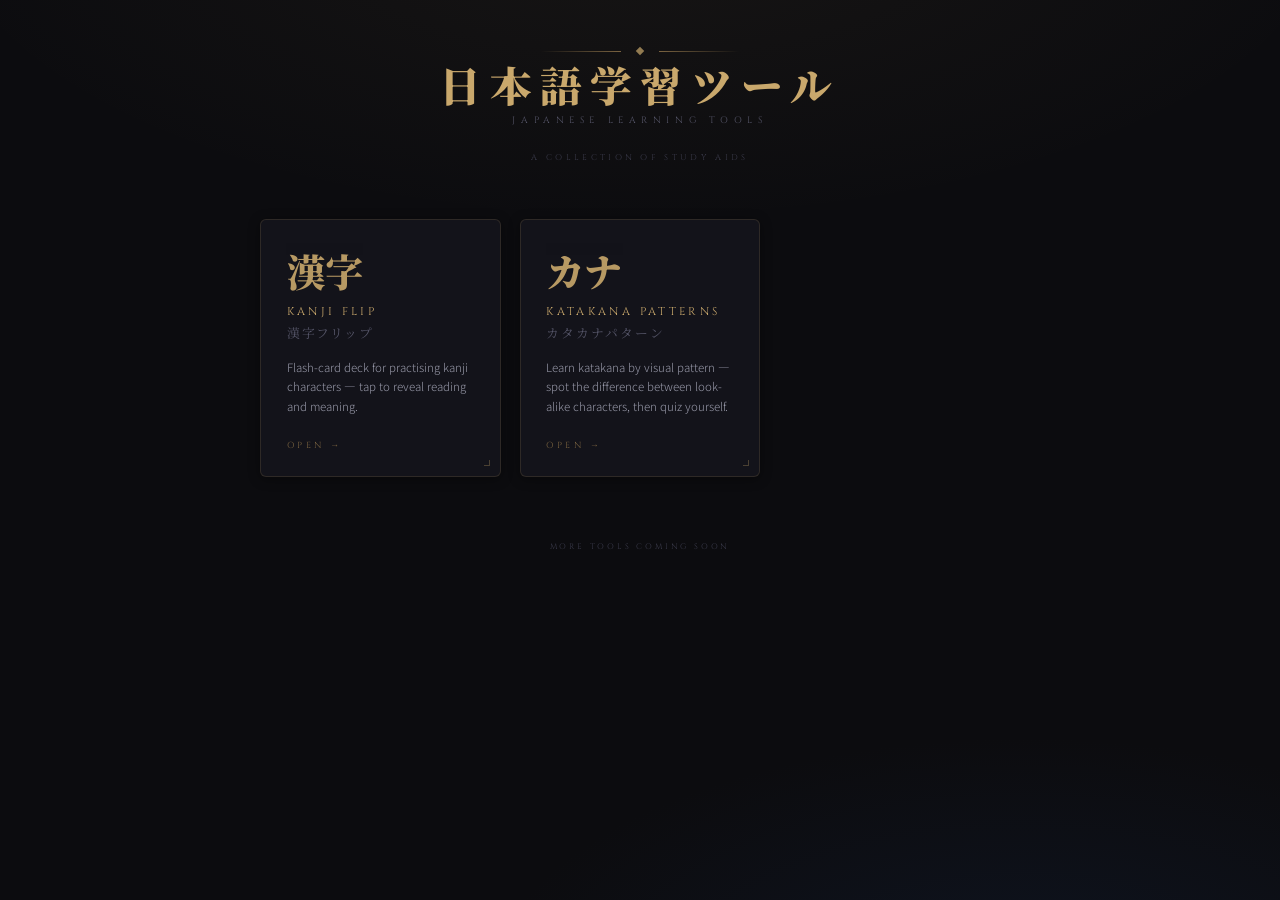
<file: index.html>
<!DOCTYPE html>
<html lang="ja">
<head>
<meta charset="UTF-8">
<meta name="viewport" content="width=device-width, initial-scale=1.0">
<title>日本語学習ツール · Japanese Learning Tools</title>
<link rel="preconnect" href="https://fonts.googleapis.com">
<link href="https://fonts.googleapis.com/css2?family=Noto+Serif+JP:wght@400;700;900&family=Noto+Sans+JP:wght@300;400;500&family=Cinzel:wght@400;600&display=swap" rel="stylesheet">
<link rel="stylesheet" href="shared.css">
<style>
body {
  padding: 3rem 1.5rem 5rem;
}

/* ── Header ──────────────────────────────────────── */
header {
  margin-bottom: 3.5rem;
}

.logo-rule {
  margin-bottom: 0.6rem;
}

.rule-line {
  width: 80px;
}

.title-ja {
  font-size: clamp(1.8rem, 5vw, 2.6rem);
}

.title-en {
  font-size: 0.58rem;
  margin-top: 0.55rem;
}

.subtitle {
  font-family: 'Cinzel', serif;
  font-size: 0.52rem;
  color: var(--text-muted);
  letter-spacing: 0.4em;
  text-transform: uppercase;
  margin-top: 1.6rem;
}

/* ── Tool grid ───────────────────────────────────── */
.tools-grid {
  display: grid;
  grid-template-columns: repeat(auto-fill, minmax(220px, 1fr));
  gap: 1.2rem;
  width: 100%;
  max-width: 760px;
}

/* ── Tool tile ───────────────────────────────────── */
.tile {
  position: relative;
  display: flex;
  flex-direction: column;
  background: var(--surface);
  border: 1px solid var(--border-soft);
  border-radius: 6px;
  padding: 2rem 1.6rem 1.6rem;
  text-decoration: none;
  color: inherit;
  overflow: hidden;
  transition: border-color 0.22s, box-shadow 0.22s, transform 0.22s;
  box-shadow: 0 2px 12px rgba(0,0,0,0.4);
}

.tile::before {
  content: '';
  position: absolute;
  inset: 0;
  background: radial-gradient(ellipse at 50% 0%, rgba(201,168,108,0.07) 0%, transparent 70%);
  opacity: 0;
  transition: opacity 0.22s;
}

.tile:hover {
  border-color: rgba(201,168,108,0.4);
  box-shadow: 0 6px 32px rgba(0,0,0,0.55), 0 0 0 1px rgba(201,168,108,0.08);
  transform: translateY(-3px);
}

.tile:hover::before {
  opacity: 1;
}

.tile-kanji {
  font-family: 'Noto Serif JP', serif;
  font-weight: 900;
  font-size: 2.4rem;
  color: var(--gold);
  line-height: 1;
  margin-bottom: 0.9rem;
  opacity: 0.9;
}

.tile-name-en {
  font-family: 'Cinzel', serif;
  font-size: 0.7rem;
  letter-spacing: 0.3em;
  text-transform: uppercase;
  color: var(--gold);
  margin-bottom: 0.2rem;
}

.tile-name-ja {
  font-family: 'Noto Serif JP', serif;
  font-size: 0.8rem;
  color: var(--text-dim);
  letter-spacing: 0.15em;
  margin-bottom: 1rem;
}

.tile-desc {
  font-family: 'Noto Sans JP', sans-serif;
  font-size: 0.72rem;
  font-weight: 300;
  color: var(--text-body);
  line-height: 1.7;
  flex: 1;
}

.tile-arrow {
  margin-top: 1.4rem;
  font-family: 'Cinzel', serif;
  font-size: 0.55rem;
  letter-spacing: 0.4em;
  text-transform: uppercase;
  color: var(--gold-dim);
  transition: color 0.18s, letter-spacing 0.18s;
}

.tile:hover .tile-arrow {
  color: var(--gold);
  letter-spacing: 0.5em;
}

/* Corner accent */
.tile::after {
  content: '';
  position: absolute;
  bottom: 10px; right: 10px;
  width: 6px; height: 6px;
  border-right: 1px solid rgba(201,168,108,0.3);
  border-bottom: 1px solid rgba(201,168,108,0.3);
}

footer {
  margin-top: 4rem;
}
</style>
</head>
<body>

<header>
  <div class="logo-rule">
    <div class="rule-line"></div>
    <div class="logo-diamond"></div>
    <div class="rule-line right"></div>
  </div>
  <div class="title-ja">日本語学習ツール</div>
  <div class="title-en">Japanese Learning Tools</div>
  <div class="subtitle">A collection of study aids</div>
</header>

<div class="tools-grid">

  <a class="tile" href="kanji-flip/kanji-flip.html">
    <div class="tile-kanji">漢字</div>
    <div class="tile-name-en">Kanji Flip</div>
    <div class="tile-name-ja">漢字フリップ</div>
    <div class="tile-desc">Flash-card deck for practising kanji characters — tap to reveal reading and meaning.</div>
    <div class="tile-arrow">Open →</div>
  </a>

  <a class="tile" href="katakana-patterns/katakana-patterns.html">
    <div class="tile-kanji">カナ</div>
    <div class="tile-name-en">Katakana Patterns</div>
    <div class="tile-name-ja">カタカナパターン</div>
    <div class="tile-desc">Learn katakana by visual pattern — spot the difference between look-alike characters, then quiz yourself.</div>
    <div class="tile-arrow">Open →</div>
  </a>

</div>

<footer>More tools coming soon</footer>

</body>
</html>
</file>
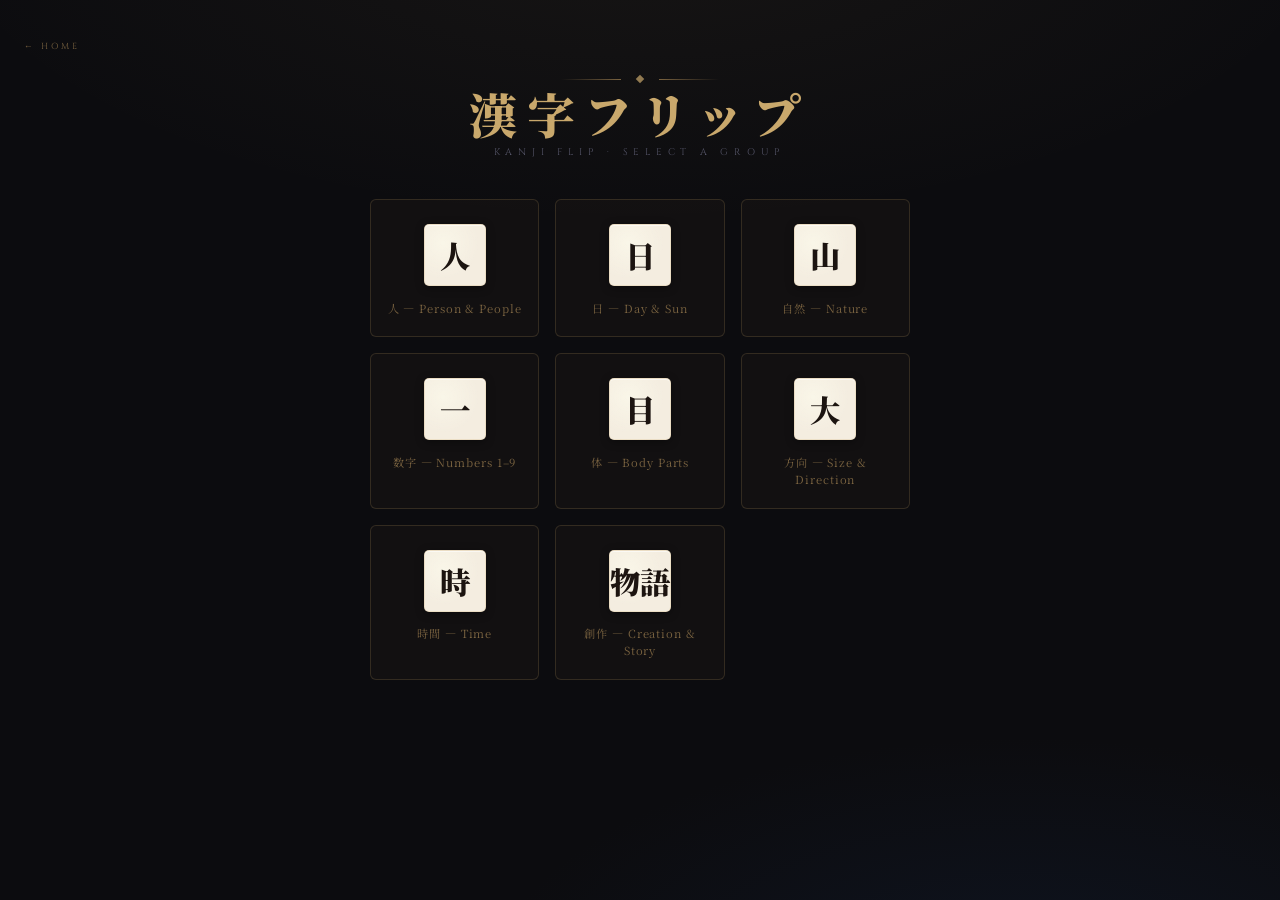
<file: kanji-flip/kanji-flip.html>
<!DOCTYPE html>
<html lang="ja">
<head>
<meta charset="UTF-8">
<meta name="viewport" content="width=device-width, initial-scale=1.0">
<title>漢字フリップ · Kanji Flip</title>
<link rel="preconnect" href="https://fonts.googleapis.com">
<link href="https://fonts.googleapis.com/css2?family=Noto+Serif+JP:wght@400;700;900&family=Noto+Sans+JP:wght@300;400;500&family=Cinzel:wght@400;600&display=swap" rel="stylesheet">
<link rel="stylesheet" href="../shared.css">
<script src="kanji-data.js"></script>
<style>
:root {
  --card-front:   #f4ede0;
  --card-back:    #12203a;
  --kanji-ink:    #1c1410;
  --back-reading: #c9a86c;
  --back-meaning: #9fb8d8;
}

html, body { height: 100%; }

body {
  color: #ccc;
  padding: 2.5rem 1.5rem 3rem;
  user-select: none;
}

/* View containers — display:contents so children are direct flex items of body */
.view { display: contents; }

/* ── Header ─────────────────────────────────────── */
header { margin-bottom: 2.5rem; }
.title-ja { font-size: clamp(2rem, 6vw, 3rem); }

/* ── Group index tiles ───────────────────────────── */
.group-tiles {
  display: grid;
  grid-template-columns: repeat(auto-fill, minmax(150px, 1fr));
  gap: 1rem;
  width: 100%;
  max-width: 540px;
}

.group-tile {
  background: rgba(201,168,108,0.03);
  border: 1px solid rgba(201,168,108,0.18);
  border-radius: 6px;
  padding: 1.5rem 1rem 1.25rem;
  cursor: pointer;
  text-align: center;
  display: flex;
  flex-direction: column;
  align-items: center;
  gap: 0.85rem;
  transition: border-color 0.2s, box-shadow 0.2s, transform 0.15s;
}

.group-tile:hover {
  border-color: rgba(201,168,108,0.5);
  box-shadow: 0 4px 24px rgba(201,168,108,0.07), 0 2px 10px rgba(0,0,0,0.35);
  transform: translateY(-2px);
}

.tile-kanji {
  font-family: 'Noto Serif JP', serif;
  font-weight: 900;
  font-size: 1.9rem;
  color: var(--kanji-ink);
  background: var(--card-front);
  background-image: radial-gradient(ellipse at 30% 30%, rgba(255,255,240,0.5) 0%, transparent 60%);
  width: 62px;
  height: 62px;
  display: flex;
  align-items: center;
  justify-content: center;
  border-radius: 5px;
  border: 1px solid rgba(201,168,108,0.25);
  box-shadow: 0 2px 8px rgba(0,0,0,0.35), inset 0 1px 0 rgba(255,255,255,0.6);
  flex-shrink: 0;
}

.tile-name {
  font-family: 'Noto Serif JP', serif;
  font-size: 0.7rem;
  color: var(--gold-dim);
  letter-spacing: 0.08em;
  line-height: 1.5;
}

/* ── Group label ─────────────────────────────────── */
.group-label {
  font-family: 'Noto Serif JP', serif;
  font-size: 0.85rem;
  color: var(--gold-dim);
  letter-spacing: 0.25em;
  margin-bottom: 1.5rem;
  min-height: 1.2em;
  text-align: center;
}

/* ── Card grid ───────────────────────────────────── */
.grid {
  display: grid;
  grid-template-columns: repeat(3, 1fr);
  gap: 0.85rem;
  width: 100%;
  max-width: 540px;
}

/* ── Card ────────────────────────────────────────── */
.card-wrap {
  perspective: 900px;
  cursor: pointer;
}

.card-inner {
  position: relative;
  width: 100%;
  padding-top: 130%;
  transform-style: preserve-3d;
  transition: transform 0.52s cubic-bezier(0.23, 1, 0.32, 1);
}

.card-wrap.flipped .card-inner { transform: rotateY(180deg); }

.card-face {
  position: absolute;
  inset: 0;
  border-radius: 6px;
  backface-visibility: hidden;
  display: flex;
  flex-direction: column;
  align-items: center;
  justify-content: center;
  gap: 0.3rem;
  padding: 0.75rem 0.5rem;
  transition: box-shadow 0.2s;
}

.card-front {
  background: var(--card-front);
  background-image: radial-gradient(ellipse at 30% 30%, rgba(255,255,240,0.5) 0%, transparent 60%);
  border: 1px solid rgba(201,168,108,0.25);
  box-shadow:
    0 2px 8px rgba(0,0,0,0.45),
    0 8px 24px rgba(0,0,0,0.3),
    inset 0 1px 0 rgba(255,255,255,0.6);
}

.card-wrap:hover .card-front {
  box-shadow:
    0 4px 16px rgba(201,168,108,0.15),
    0 12px 32px rgba(0,0,0,0.4),
    inset 0 1px 0 rgba(255,255,255,0.7);
}

.kanji-text {
  font-family: 'Noto Serif JP', serif;
  font-weight: 900;
  font-size: clamp(1.8rem, 5.5vw, 2.8rem);
  color: var(--kanji-ink);
  line-height: 1;
  text-shadow: 1px 2px 4px rgba(0,0,0,0.12);
  letter-spacing: -0.02em;
}

.card-front::after {
  content: '';
  position: absolute;
  bottom: 8px; right: 8px;
  width: 5px; height: 5px;
  border-right: 1px solid rgba(201,168,108,0.4);
  border-bottom: 1px solid rgba(201,168,108,0.4);
}

.card-back {
  background: var(--card-back);
  background-image: radial-gradient(ellipse at 50% 0%, rgba(30,80,160,0.2) 0%, transparent 70%);
  border: 1px solid rgba(201,168,108,0.2);
  box-shadow: 0 4px 20px rgba(0,0,0,0.6), inset 0 1px 0 rgba(100,140,200,0.1);
  transform: rotateY(180deg);
}

.reading {
  font-family: 'Noto Serif JP', serif;
  font-size: clamp(0.7rem, 2.2vw, 0.95rem);
  color: var(--back-reading);
  font-weight: 400;
  letter-spacing: 0.08em;
  text-align: center;
  line-height: 1.4;
}

.meaning-text {
  font-family: 'Cinzel', serif;
  font-size: clamp(0.5rem, 1.5vw, 0.65rem);
  color: var(--back-meaning);
  letter-spacing: 0.1em;
  text-align: center;
  line-height: 1.4;
  opacity: 0.85;
  text-transform: uppercase;
  padding: 0 4px;
}

.sep {
  width: 20px; height: 1px;
  background: rgba(201,168,108,0.25);
  margin: 0.15rem 0;
}

/* ── Controls ────────────────────────────────────── */
.controls {
  margin-top: 2rem;
  display: flex;
  align-items: center;
  justify-content: center;
}

/* ── Hint ────────────────────────────────────────── */
.hint {
  margin-top: 1.2rem;
  font-family: 'Cinzel', serif;
  font-size: 0.55rem;
  letter-spacing: 0.3em;
  color: var(--text-muted);
  text-transform: uppercase;
  text-align: center;
}

/* ── Fade transition ─────────────────────────────── */
.grid.fading  { opacity: 0; transition: opacity 0.15s; }
.grid.visible { opacity: 1; transition: opacity 0.25s; }
</style>
</head>
<body>

<!-- ═══════════ Index view ══════════════════════════ -->
<div id="view-index" class="view">

  <a class="back-link" href="../index.html">← Home</a>

  <header>
    <div class="logo-rule">
      <div class="rule-line"></div>
      <div class="logo-diamond"></div>
      <div class="rule-line right"></div>
    </div>
    <div class="title-ja">漢字フリップ</div>
    <div class="title-en">Kanji Flip · Select a Group</div>
  </header>

  <div class="group-tiles" id="group-tiles"></div>

</div>

<!-- ═══════════ Group view ══════════════════════════ -->
<div id="view-group" class="view" style="display:none">

  <a class="back-link" id="back-to-groups" href="#">← Groups</a>

  <div class="group-label" id="groupLabel">—</div>
  <div class="grid visible" id="grid"></div>

  <div class="controls">
    <button class="btn" id="btn-random"><span>Next Random →</span></button>
  </div>

  <div class="hint">tap a card to reveal · tap again to hide</div>

</div>

<script>
let currentGroup = 0;
let flippedIndex = null;

function showIndex() {
  document.getElementById('view-index').style.display = 'contents';
  document.getElementById('view-group').style.display = 'none';
}

function showGroup(groupIndex) {
  currentGroup = groupIndex;
  document.getElementById('view-index').style.display = 'none';
  document.getElementById('view-group').style.display = 'contents';
  render();
}

function render() {
  const group = KANJI_GROUPS[currentGroup];
  document.getElementById('groupLabel').textContent = group.name;

  const grid = document.getElementById('grid');
  grid.innerHTML = '';
  flippedIndex = null;

  group.kanji.slice(0, 9).forEach((item, i) => {
    const wrap = document.createElement('div');
    wrap.className = 'card-wrap';
    wrap.id = `cw-${i}`;
    wrap.innerHTML = `
      <div class="card-inner">
        <div class="card-face card-front">
          <div class="kanji-text">${item.kanji}</div>
        </div>
        <div class="card-face card-back">
          <div class="reading">${item.furigana}</div>
          <div class="sep"></div>
          <div class="meaning-text">${item.meaning}</div>
        </div>
      </div>`;
    wrap.addEventListener('click', () => flipCard(i));
    grid.appendChild(wrap);
  });
}

function flipCard(index) {
  if (flippedIndex !== null && flippedIndex !== index) {
    document.getElementById(`cw-${flippedIndex}`).classList.remove('flipped');
  }
  const wrap = document.getElementById(`cw-${index}`);
  flippedIndex = wrap.classList.toggle('flipped') ? index : null;
}

function nextRandom() {
  let next;
  do { next = Math.floor(Math.random() * KANJI_GROUPS.length); }
  while (next === currentGroup && KANJI_GROUPS.length > 1);

  const grid = document.getElementById('grid');
  grid.classList.remove('visible');
  grid.classList.add('fading');
  setTimeout(() => {
    currentGroup = next;
    render();
    grid.classList.remove('fading');
    grid.classList.add('visible');
  }, 150);
}

function buildGroupIndex() {
  const container = document.getElementById('group-tiles');
  KANJI_GROUPS.forEach((group, i) => {
    const tile = document.createElement('div');
    tile.className = 'group-tile';
    tile.innerHTML = `
      <div class="tile-kanji">${group.kanji[0].kanji}</div>
      <div class="tile-name">${group.name}</div>`;
    tile.addEventListener('click', () => showGroup(i));
    container.appendChild(tile);
  });
}

document.getElementById('back-to-groups').addEventListener('click', e => {
  e.preventDefault();
  showIndex();
});
document.getElementById('btn-random').addEventListener('click', nextRandom);

buildGroupIndex();
</script>
</body>
</html>
</file>
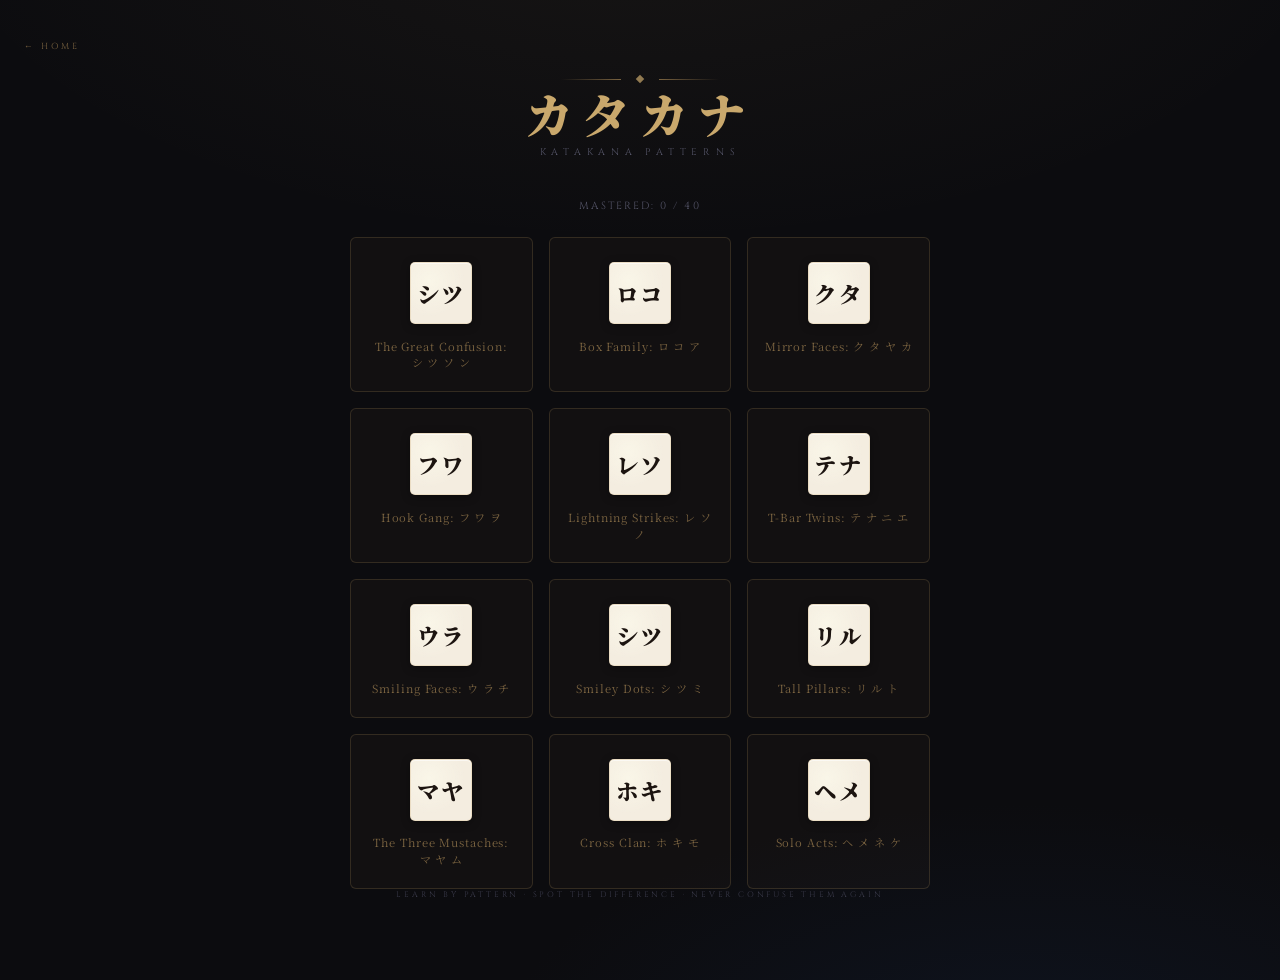
<file: katakana-patterns/katakana-patterns.html>
<!DOCTYPE html>
<html lang="ja">
<head>
<meta charset="UTF-8">
<meta name="viewport" content="width=device-width, initial-scale=1.0">
<title>カタカナ · Katakana Patterns</title>
<link rel="preconnect" href="https://fonts.googleapis.com">
<link href="https://fonts.googleapis.com/css2?family=Noto+Serif+JP:wght@400;700;900&family=Noto+Sans+JP:wght@300;400;500&family=Cinzel:wght@400;600&display=swap" rel="stylesheet">
<link rel="stylesheet" href="../shared.css">
<script src="katakana-data.js"></script>
<style>
:root {
  --card-front:     #f4ede0;
  --card-front-ink: #1c1410;
}

body {
  padding: 2.5rem 1.5rem 5rem;
}

.view { display: contents; }

/* ── Header ───────────────────────────────────── */
header {
  margin-bottom: 2.5rem;
}
.title-ja {
  font-size: clamp(2rem, 6vw, 3rem);
}

/* ── Mastered summary ─────────────────────────── */
.mastered-summary {
  font-family: 'Cinzel', serif;
  font-size: 0.65rem;
  letter-spacing: 0.2em;
  color: var(--text-dim);
  text-transform: uppercase;
  margin-bottom: 1.5rem;
  text-align: center;
}

/* ── Cluster tile grid ────────────────────────── */
.cluster-tiles {
  display: grid;
  grid-template-columns: repeat(auto-fill, minmax(160px, 1fr));
  gap: 1rem;
  width: 100%;
  max-width: 580px;
}

.cluster-tile {
  background: rgba(201,168,108,0.03);
  border: 1px solid rgba(201,168,108,0.18);
  border-radius: 6px;
  padding: 1.5rem 1rem 1.25rem;
  cursor: pointer;
  text-align: center;
  display: flex;
  flex-direction: column;
  align-items: center;
  gap: 0.85rem;
  transition: border-color 0.2s, box-shadow 0.2s, transform 0.15s;
}
.cluster-tile:hover {
  border-color: rgba(201,168,108,0.5);
  box-shadow: 0 4px 24px rgba(201,168,108,0.07), 0 2px 10px rgba(0,0,0,0.35);
  transform: translateY(-2px);
}

.tile-kana-preview {
  font-family: 'Noto Serif JP', serif;
  font-weight: 900;
  font-size: 1.4rem;
  color: var(--card-front-ink);
  background: var(--card-front);
  background-image: radial-gradient(ellipse at 30% 30%, rgba(255,255,240,0.5) 0%, transparent 60%);
  width: 62px;
  height: 62px;
  display: flex;
  align-items: center;
  justify-content: center;
  border-radius: 5px;
  border: 1px solid rgba(201,168,108,0.25);
  box-shadow: 0 2px 8px rgba(0,0,0,0.35), inset 0 1px 0 rgba(255,255,255,0.6);
  flex-shrink: 0;
  letter-spacing: 0.1em;
}

.tile-cluster-name {
  font-family: 'Noto Serif JP', serif;
  font-size: 0.7rem;
  color: var(--gold-dim);
  letter-spacing: 0.08em;
  line-height: 1.5;
}

.tile-mastered-badge {
  font-family: 'Cinzel', serif;
  font-size: 0.5rem;
  letter-spacing: 0.15em;
  background: rgba(42,157,143,0.12);
  border: 1px solid rgba(42,157,143,0.3);
  color: #2a9d8f;
  padding: 3px 8px;
  border-radius: 2px;
}

/* ── Detail view ──────────────────────────────── */
.detail-container {
  max-width: 580px;
  width: 100%;
}

.detail-header {
  display: flex;
  align-items: center;
  gap: 14px;
  margin-bottom: 20px;
}

.detail-badge {
  width: 36px;
  height: 36px;
  border-radius: 50%;
  flex-shrink: 0;
}

.detail-title {
  font-family: 'Noto Serif JP', serif;
  font-size: 1rem;
  font-weight: 500;
  color: var(--text-body);
}

.detail-subtitle {
  font-family: 'Noto Sans JP', sans-serif;
  font-size: 0.72rem;
  color: var(--text-dim);
  margin-top: 3px;
}

/* ── Comparison row ───────────────────────────── */
.comparison {
  display: flex;
  gap: 10px;
  flex-wrap: wrap;
  margin-bottom: 18px;
  align-items: stretch;
}

.kana-panel {
  flex: 1;
  min-width: 130px;
  border: 1px solid rgba(201,168,108,0.25);
  border-radius: 8px;
  padding: 18px 14px;
  text-align: center;
  position: relative;
  cursor: pointer;
  background: var(--card-front);
  background-image: radial-gradient(ellipse at 30% 30%, rgba(255,255,240,0.5) 0%, transparent 60%);
  box-shadow:
    0 2px 8px rgba(0,0,0,0.45),
    0 8px 24px rgba(0,0,0,0.3),
    inset 0 1px 0 rgba(255,255,255,0.6);
  transition: border-color 0.2s, box-shadow 0.2s, transform 0.2s;
}
.kana-panel:hover {
  transform: translateY(-2px);
  box-shadow:
    0 4px 16px rgba(201,168,108,0.15),
    0 12px 32px rgba(0,0,0,0.4),
    inset 0 1px 0 rgba(255,255,255,0.7);
}
.kana-panel.learned {
  border-color: rgba(42,157,143,0.5);
}
.kana-panel .learned-tick {
  position: absolute;
  top: 8px;
  right: 10px;
  color: #2a9d8f;
  font-family: 'Cinzel', serif;
  font-size: 0.65rem;
  opacity: 0;
  transition: opacity 0.2s;
}
.kana-panel.learned .learned-tick { opacity: 1; }

.kana-glyph {
  font-family: 'Noto Serif JP', serif;
  font-size: 4rem;
  line-height: 1;
  margin-bottom: 6px;
  color: var(--gold);
}
.kana-roman {
  font-family: 'Cinzel', serif;
  font-size: 0.82rem;
  letter-spacing: 0.2em;
  margin-bottom: 10px;
  color: var(--card-front-ink);
}
.kana-mnemonic {
  font-family: 'Noto Serif JP', serif;
  font-size: 0.7rem;
  color: #5a4a3a;
  line-height: 1.6;
  font-weight: 300;
}
.kana-sound-btn {
  margin-top: 10px;
  background: none;
  border: 1px solid rgba(0,0,0,0.12);
  border-radius: 20px;
  padding: 4px 12px;
  font-size: 0.65rem;
  cursor: pointer;
  font-family: 'Cinzel', serif;
  color: #5a4a3a;
  transition: border-color 0.15s, color 0.15s;
}
.kana-sound-btn:hover {
  border-color: var(--gold-dim);
  color: var(--gold);
}

/* ── VS divider ───────────────────────────────── */
.vs-divider {
  display: flex;
  align-items: center;
  justify-content: center;
  padding: 0 2px;
  flex-shrink: 0;
}
.vs-label {
  font-family: 'Cinzel', serif;
  font-size: 0.5rem;
  letter-spacing: 0.25em;
  color: var(--gold-dim);
  writing-mode: vertical-rl;
  background: rgba(201,168,108,0.05);
  padding: 8px 5px;
  border-radius: 2px;
  border: 1px solid var(--border-soft);
}

/* ── Diff annotation ──────────────────────────── */
.diff-box {
  background: rgba(201,168,108,0.04);
  border: 1px solid var(--border-soft);
  border-radius: 6px;
  padding: 14px 16px;
  margin-bottom: 18px;
  font-family: 'Noto Sans JP', sans-serif;
  font-size: 0.78rem;
  font-weight: 300;
  line-height: 1.75;
  color: var(--text-body);
}
.diff-box strong { color: var(--gold); font-weight: 500; }
.diff-box .tip { color: #7fbbd8; font-weight: 400; }

/* ── Examples ─────────────────────────────────── */
.examples-label {
  font-family: 'Cinzel', serif;
  font-size: 0.5rem;
  letter-spacing: 0.3em;
  text-transform: uppercase;
  color: var(--text-dim);
  margin-bottom: 10px;
}
.examples-row {
  display: flex;
  gap: 8px;
  flex-wrap: wrap;
}
.ex-chip {
  background: rgba(255,255,255,0.02);
  border: 1px solid var(--border-soft);
  border-radius: 6px;
  padding: 8px 12px;
  cursor: pointer;
  transition: border-color 0.15s, background 0.15s;
}
.ex-chip:hover {
  border-color: rgba(201,168,108,0.3);
  background: rgba(201,168,108,0.05);
}
.ex-kana {
  font-family: 'Noto Sans JP', sans-serif;
  font-size: 0.95rem;
  color: var(--text-body);
}
.ex-rom {
  font-family: 'Cinzel', serif;
  font-size: 0.58rem;
  letter-spacing: 0.05em;
  color: var(--text-dim);
}
.ex-eng {
  font-family: 'Noto Sans JP', sans-serif;
  font-size: 0.65rem;
  color: var(--gold-dim);
  font-weight: 400;
}

/* ── Quiz button ──────────────────────────────── */
.cluster-quiz-btn {
  display: block;
  width: 100%;
  margin-top: 18px;
  padding: 12px;
  border-radius: 4px;
  font-size: 0.62rem;
  letter-spacing: 0.28em;
}

/* ── Modal ────────────────────────────────────── */
.modal-bg {
  display: none;
  position: fixed;
  inset: 0;
  background: rgba(0,0,0,0.85);
  backdrop-filter: blur(8px);
  z-index: 200;
  align-items: center;
  justify-content: center;
}
.modal-bg.open { display: flex; }
.modal {
  background: var(--surface);
  border: 1px solid var(--border-soft);
  border-radius: 10px;
  padding: 32px 28px;
  max-width: 440px;
  width: 90%;
  position: relative;
  animation: popIn 0.3s cubic-bezier(0.34,1.56,0.64,1);
}
@keyframes popIn {
  from { transform: scale(0.85) translateY(16px); opacity: 0; }
  to   { transform: scale(1) translateY(0); opacity: 1; }
}
.modal-x {
  position: absolute;
  top: 12px;
  right: 14px;
  background: none;
  border: none;
  font-family: 'Cinzel', serif;
  font-size: 0.9rem;
  cursor: pointer;
  color: var(--text-dim);
  transition: color 0.15s;
}
.modal-x:hover { color: var(--gold); }

/* ── Quiz state ───────────────────────────────── */
.quiz-state { text-align: center; }
.quiz-pip-row {
  display: flex;
  gap: 5px;
  justify-content: center;
  margin-bottom: 20px;
}
.quiz-pip {
  width: 22px;
  height: 3px;
  border-radius: 2px;
  background: rgba(201,168,108,0.15);
}
.quiz-pip.hit  { background: #2a9d8f; }
.quiz-pip.miss { background: #c9463c; }
.quiz-pip.active { background: var(--gold); }

.quiz-q-label {
  font-family: 'Cinzel', serif;
  font-size: 0.52rem;
  letter-spacing: 0.3em;
  text-transform: uppercase;
  color: var(--text-dim);
  margin-bottom: 12px;
}
.quiz-big-char {
  font-family: 'Noto Sans JP', sans-serif;
  font-size: 6rem;
  line-height: 1;
  color: var(--gold);
  margin-bottom: 20px;
}
.quiz-opts {
  display: grid;
  grid-template-columns: 1fr 1fr;
  gap: 8px;
}
.quiz-opt-btn {
  padding: 14px 8px;
  border: 1px solid var(--border-soft);
  border-radius: 6px;
  background: rgba(255,255,255,0.02);
  font-family: 'Cinzel', serif;
  font-size: 0.85rem;
  letter-spacing: 0.05em;
  cursor: pointer;
  transition: border-color 0.15s, background 0.15s, color 0.15s;
  color: var(--text-body);
}
.quiz-opt-btn:hover:not(:disabled) {
  border-color: rgba(201,168,108,0.4);
  background: rgba(201,168,108,0.06);
  color: var(--gold);
}
.quiz-opt-btn.correct {
  border-color: #2a9d8f !important;
  background: rgba(42,157,143,0.12) !important;
  color: #2a9d8f !important;
}
.quiz-opt-btn.wrong {
  border-color: #c9463c !important;
  background: rgba(201,70,60,0.08) !important;
  color: #c9463c !important;
}
.quiz-feedback-txt {
  font-family: 'Noto Sans JP', sans-serif;
  min-height: 28px;
  margin-top: 12px;
  font-size: 0.78rem;
  font-weight: 300;
}
.quiz-next-btn {
  margin-top: 14px;
  width: 100%;
  padding: 11px;
  border-radius: 4px;
  border: 1px solid var(--gold-dim);
  font-family: 'Cinzel', serif;
  font-size: 0.6rem;
  letter-spacing: 0.25em;
  text-transform: uppercase;
  cursor: pointer;
  background: transparent;
  color: var(--gold);
  display: none;
  transition: background 0.15s;
}
.quiz-next-btn:hover { background: rgba(201,168,108,0.08); }
.quiz-next-btn.show { display: block; }

/* ── Result state ─────────────────────────────── */
.result-state { text-align: center; }
.result-score {
  font-family: 'Cinzel', serif;
  font-size: 3rem;
  font-weight: 600;
  color: var(--gold);
  margin: 10px 0 4px;
}
.result-msg {
  font-family: 'Noto Sans JP', sans-serif;
  color: var(--text-dim);
  font-size: 0.82rem;
  font-weight: 300;
  margin-bottom: 20px;
}
.result-btns { display: flex; gap: 8px; }
.result-btns button {
  flex: 1;
  padding: 11px;
  border-radius: 4px;
  font-family: 'Cinzel', serif;
  font-size: 0.58rem;
  letter-spacing: 0.2em;
  text-transform: uppercase;
  cursor: pointer;
}
.btn-retry {
  background: transparent;
  border: 1px solid var(--border-soft);
  color: var(--text-body);
  transition: border-color 0.15s, color 0.15s;
}
.btn-retry:hover { border-color: var(--gold-dim); color: var(--gold); }
.btn-next-cluster {
  background: rgba(201,168,108,0.08);
  border: 1px solid var(--gold-dim);
  color: var(--gold);
  transition: background 0.15s;
}
.btn-next-cluster:hover { background: rgba(201,168,108,0.16); }

/* ── Scrollbar ────────────────────────────────── */
::-webkit-scrollbar { width: 5px; }
::-webkit-scrollbar-track { background: var(--bg); }
::-webkit-scrollbar-thumb { background: rgba(201,168,108,0.2); border-radius: 3px; }

@media (max-width: 520px) {
  .kana-glyph { font-size: 3rem; }
  .modal { padding: 24px 16px; }
  .quiz-big-char { font-size: 4.5rem; }
}
</style>
</head>
<body>

<!-- ═══════════ Index view ══════════════════════════ -->
<div id="indexView" class="view">

  <a class="back-link" href="../index.html">← Home</a>

  <header>
    <div class="logo-rule">
      <div class="rule-line"></div>
      <div class="logo-diamond"></div>
      <div class="rule-line right"></div>
    </div>
    <div class="title-ja">カタカナ</div>
    <div class="title-en">Katakana Patterns</div>
  </header>

  <div class="mastered-summary" id="masteredSummary"></div>

  <div class="cluster-tiles" id="tilesGrid"></div>

</div><!-- #indexView -->

<!-- ═══════════ Detail view ═════════════════════════ -->
<div id="detailView" class="view" style="display:none">

  <a class="back-link" id="backToIndex" href="#">← Clusters</a>

  <div class="detail-container" id="detailContent"></div>

</div><!-- #detailView -->

<!-- MINI QUIZ MODAL -->
<div class="modal-bg" id="modalBg" onclick="handleModalBgClick(event)">
  <div class="modal" id="modalBox">
    <button class="modal-x" onclick="closeModal()">✕</button>
    <div class="quiz-state" id="quizState" style="display:none">
      <div class="quiz-pip-row" id="pipRow"></div>
      <div class="quiz-q-label" id="qLabel"></div>
      <div class="quiz-big-char" id="qChar"></div>
      <div class="quiz-opts" id="qOpts"></div>
      <div class="quiz-feedback-txt" id="qFeedback"></div>
      <button class="quiz-next-btn" id="qNext" onclick="nextQ()">Next →</button>
    </div>
    <div class="result-state" id="resultState" style="display:none">
      <div style="font-size:2.2rem" id="resultEmoji"></div>
      <div class="result-score" id="resultScore"></div>
      <div class="result-msg" id="resultMsg"></div>
      <div class="result-btns">
        <button class="btn-retry" onclick="retryQuiz()">↩ Retry</button>
        <button class="btn-next-cluster" id="btnNextCluster" onclick="closeModal()">Continue ✓</button>
      </div>
    </div>
  </div>
</div>

<footer>Learn by pattern · spot the difference · never confuse them again</footer>

<script>
// ── State ──────────────────────────────────────────
let learnedSet = new Set(JSON.parse(localStorage.getItem('kp_learned') || '[]'));
let currentClusterIndex = null;
let quizCluster = null;
let quizQ = [];
let quizIdx = 0;
let quizHits = 0;
let pipResults = [];

// ── Views ──────────────────────────────────────────
function showIndex() {
  document.getElementById('indexView').style.display = 'contents';
  document.getElementById('detailView').style.display = 'none';
  buildIndexTiles();
  updateMasteredSummary();
}

function showDetail(i) {
  currentClusterIndex = i;
  document.getElementById('indexView').style.display = 'none';
  document.getElementById('detailView').style.display = 'contents';
  renderDetail();
}

// ── Index ──────────────────────────────────────────
function buildIndexTiles() {
  const grid = document.getElementById('tilesGrid');
  grid.innerHTML = '';
  clusters.forEach((c, i) => {
    const allLearned = c.kana.every(k => learnedSet.has(k.k));
    const preview = c.kana.slice(0, 2).map(k => k.k).join('');
    const tile = document.createElement('div');
    tile.className = 'cluster-tile';
    tile.innerHTML = `
      <div class="tile-kana-preview">${preview}</div>
      <div class="tile-cluster-name">${c.title}</div>
      ${allLearned ? '<div class="tile-mastered-badge">✓ Mastered</div>' : ''}`;
    tile.addEventListener('click', () => showDetail(i));
    grid.appendChild(tile);
  });
}

function updateMasteredSummary() {
  const total = clusters.reduce((a, c) => a + c.kana.length, 0);
  const count = learnedSet.size;
  document.getElementById('masteredSummary').textContent = `Mastered: ${count} / ${total}`;
}

// ── Detail ─────────────────────────────────────────
function renderDetail() {
  if (currentClusterIndex === null) return;
  const c = clusters[currentClusterIndex];

  let compHTML = '';
  c.kana.forEach((k, i) => {
    const isLearned = learnedSet.has(k.k);
    compHTML += `
      <div class="kana-panel ${isLearned ? 'learned' : ''}"
        onclick="toggleKanaLearned('${k.k}')">
        <span class="learned-tick">✓</span>
        <div class="kana-glyph">${k.k}</div>
        <div class="kana-roman">${k.r.toUpperCase()}</div>
        <div class="kana-mnemonic">${k.mnemonic}</div>
        <button class="kana-sound-btn" onclick="event.stopPropagation();speak('${k.k}','${k.r}')">🔊 Listen</button>
      </div>`;
    if (i < c.kana.length - 1) {
      compHTML += `<div class="vs-divider"><div class="vs-label">VS</div></div>`;
    }
  });

  const examplesHTML = c.kana.map(k =>
    (k.examples || []).slice(0, 2).map(ex => `
      <div class="ex-chip" onclick="speak('${ex.k}','${ex.r}')">
        <div class="ex-kana">${ex.k}</div>
        <div class="ex-rom">${ex.r}</div>
        <div class="ex-eng">${ex.e}</div>
      </div>`).join('')
  ).join('');

  document.getElementById('detailContent').innerHTML = `
    <div class="detail-header">
      <div class="detail-badge" style="background:${c.theme}"></div>
      <div>
        <div class="detail-title">${c.title}</div>
        <div class="detail-subtitle">${c.subtitle}</div>
      </div>
    </div>
    <div class="comparison">${compHTML}</div>
    <div class="diff-box">🔍 <strong>Spot the Difference:</strong><br>${c.diff}</div>
    <div class="examples-label">Examples — click to hear</div>
    <div class="examples-row">${examplesHTML}</div>
    <button class="cluster-quiz-btn btn" onclick="startClusterQuiz('${c.id}')">
      <span>Quiz This Cluster — ${c.kana.length * 2} Questions</span>
    </button>`;
}

// ── Learned state ──────────────────────────────────
function toggleKanaLearned(k) {
  if (learnedSet.has(k)) learnedSet.delete(k);
  else learnedSet.add(k);
  localStorage.setItem('kp_learned', JSON.stringify([...learnedSet]));
  renderDetail();
  buildIndexTiles();
  updateMasteredSummary();
}

// ── Speech ─────────────────────────────────────────
function speak(kana, romaji) {
  const u = new SpeechSynthesisUtterance();
  u.rate = 0.8;
  const voices = speechSynthesis.getVoices();
  const ja = voices.find(v => v.lang.startsWith('ja'));
  if (ja) { u.voice = ja; u.text = kana; u.lang = 'ja-JP'; }
  else     { u.text = romaji; u.lang = 'en-US'; }
  speechSynthesis.cancel();
  speechSynthesis.speak(u);
}

// ── Quiz ───────────────────────────────────────────
function startClusterQuiz(id) {
  quizCluster = clusters.find(c => c.id === id);
  if (!quizCluster) return;

  const pool = [];
  quizCluster.kana.forEach(k => {
    pool.push({ type: 'kana2rom', char: k.k, answer: k.r, allKana: quizCluster.kana });
    pool.push({ type: 'rom2kana', char: k.r.toUpperCase(), answer: k.k, allKana: quizCluster.kana });
  });
  quizQ = pool.sort(() => Math.random() - 0.5);
  quizIdx = 0;
  quizHits = 0;
  pipResults = [];

  document.getElementById('quizState').style.display = 'block';
  document.getElementById('resultState').style.display = 'none';
  document.getElementById('modalBg').classList.add('open');
  renderQuestion();
}

function renderQuestion() {
  const q = quizQ[quizIdx];
  updatePips();
  document.getElementById('qLabel').textContent = q.type === 'kana2rom'
    ? 'What sound does this make?' : 'Which character is this?';
  document.getElementById('qChar').textContent = q.char;
  document.getElementById('qFeedback').textContent = '';
  document.getElementById('qNext').classList.remove('show');

  const others = q.allKana.filter(k =>
    (q.type === 'kana2rom' ? k.r : k.k) !== q.answer
  );
  const wrongs = others.sort(() => Math.random() - 0.5).slice(0, 3);
  const opts = [
    ...wrongs.map(k => q.type === 'kana2rom' ? k.r.toUpperCase() : k.k),
    q.type === 'kana2rom' ? q.answer.toUpperCase() : q.answer
  ].sort(() => Math.random() - 0.5);

  document.getElementById('qOpts').innerHTML = opts.map(opt => `
    <button class="quiz-opt-btn" onclick="checkQ(this, '${opt}', '${q.type === 'kana2rom' ? q.answer.toUpperCase() : q.answer}')">
      ${opt}
    </button>`).join('');
}

function updatePips() {
  document.getElementById('pipRow').innerHTML = quizQ.map((_, i) =>
    `<div class="quiz-pip ${i < quizIdx ? (pipResults[i] ? 'hit' : 'miss') : i === quizIdx ? 'active' : ''}"></div>`
  ).join('');
}

function checkQ(btn, chosen, correct) {
  document.querySelectorAll('.quiz-opt-btn').forEach(b => b.disabled = true);
  const isRight = chosen.toUpperCase() === correct.toUpperCase();

  if (isRight) {
    btn.classList.add('correct');
    quizHits++;
    const cheers = ['Correct!', 'Yes!', 'Nice!', 'Perfect!', 'Sharp eye!'];
    document.getElementById('qFeedback').textContent = cheers[Math.floor(Math.random() * cheers.length)];
    document.getElementById('qFeedback').style.color = '#2a9d8f';
    pipResults[quizIdx] = true;
  } else {
    btn.classList.add('wrong');
    document.querySelectorAll('.quiz-opt-btn').forEach(b => {
      if (b.textContent.trim().toUpperCase() === correct.toUpperCase()) b.classList.add('correct');
    });
    const q = quizQ[quizIdx];
    const correctKana = q.allKana.find(k =>
      q.type === 'kana2rom' ? k.r.toUpperCase() === correct.toUpperCase() : k.k === correct
    );
    document.getElementById('qFeedback').textContent = correctKana
      ? `It's "${correct}" — ${correctKana.mnemonic.slice(0, 55)}...`
      : `It's "${correct}"`;
    document.getElementById('qFeedback').style.color = '#c9463c';
    pipResults[quizIdx] = false;
  }

  const q = quizQ[quizIdx];
  const kana = q.type === 'kana2rom' ? q.char : correct;
  const rom  = q.type === 'kana2rom' ? correct : q.char;
  speak(kana, rom.toLowerCase());

  document.getElementById('qNext').classList.add('show');
}

function nextQ() {
  quizIdx++;
  if (quizIdx >= quizQ.length) showResult();
  else renderQuestion();
}

function showResult() {
  document.getElementById('quizState').style.display = 'none';
  document.getElementById('resultState').style.display = 'block';
  const pct = Math.round((quizHits / quizQ.length) * 100);
  const emojis = ['😬','🤔','😊','🔥','🏆'];
  const msgs   = [
    'Keep drilling! Repetition wins.',
    'Getting there! Try again.',
    'Solid! Almost there.',
    'Great job! Nearly perfect.',
    'Flawless! You own this cluster.'
  ];
  const tier = Math.min(Math.floor(pct / 21), 4);
  document.getElementById('resultEmoji').textContent = emojis[tier];
  document.getElementById('resultScore').textContent = `${quizHits}/${quizQ.length}`;
  document.getElementById('resultMsg').textContent = msgs[tier];
  document.getElementById('resultMsg').style.color = '';

  if (pct === 100 && quizCluster) {
    quizCluster.kana.forEach(k => learnedSet.add(k.k));
    localStorage.setItem('kp_learned', JSON.stringify([...learnedSet]));
    document.getElementById('resultMsg').textContent = '🌸 All marked as learned!';
    document.getElementById('resultMsg').style.color = '#2a9d8f';
    renderDetail();
    buildIndexTiles();
  }
  pipResults = [];
}

function retryQuiz() {
  if (quizCluster) startClusterQuiz(quizCluster.id);
}

function closeModal() {
  document.getElementById('modalBg').classList.remove('open');
  renderDetail();
  buildIndexTiles();
  updateMasteredSummary();
}

function handleModalBgClick(e) {
  if (e.target === document.getElementById('modalBg')) closeModal();
}

// ── Init ───────────────────────────────────────────
document.getElementById('backToIndex').addEventListener('click', e => {
  e.preventDefault();
  showIndex();
});
speechSynthesis.onvoiceschanged = () => {};
buildIndexTiles();
updateMasteredSummary();
showIndex();
</script>
</body>
</html>
</file>
<file: shared.css>
/* ── Reset ───────────────────────────────────────── */
*, *::before, *::after {
  margin: 0; padding: 0; box-sizing: border-box;
}

/* ── Design tokens ───────────────────────────────── */
:root {
  --bg:          #0c0c0f;
  --surface:     #13131a;
  --gold:        #c9a86c;
  --gold-dim:    #7a6340;
  --blue-deep:   #12203a;
  --text-muted:  #3a3a4a;
  --text-dim:    #555568;
  --text-body:   #999aaa;
  --border-soft: rgba(201,168,108,0.15);
}

/* ── Base ────────────────────────────────────────── */
html, body {
  min-height: 100%;
}

body {
  background-color: var(--bg);
  background-image:
    radial-gradient(ellipse 80% 50% at 50% -10%, rgba(201,168,108,0.06) 0%, transparent 70%),
    radial-gradient(ellipse 60% 40% at 80% 110%, rgba(18,32,58,0.4) 0%, transparent 70%);
  font-family: 'Noto Sans JP', sans-serif;
  color: var(--text-body);
  min-height: 100vh;
  display: flex;
  flex-direction: column;
  align-items: center;
}

/* ── Header ornament ─────────────────────────────── */
header {
  text-align: center;
}

.logo-rule {
  display: flex;
  align-items: center;
  gap: 1rem;
  justify-content: center;
  margin-bottom: 0.5rem;
}

.rule-line {
  width: 60px;
  height: 1px;
  background: linear-gradient(to right, transparent, var(--gold-dim));
}
.rule-line.right {
  background: linear-gradient(to left, transparent, var(--gold-dim));
}

.logo-diamond {
  width: 6px; height: 6px;
  background: var(--gold);
  transform: rotate(45deg);
  opacity: 0.7;
}

.title-ja {
  font-family: 'Noto Serif JP', serif;
  font-weight: 900;
  color: var(--gold);
  letter-spacing: 0.2em;
  line-height: 1;
}

.title-en {
  font-family: 'Cinzel', serif;
  font-size: 0.6rem;
  color: var(--text-dim);
  letter-spacing: 0.6em;
  text-transform: uppercase;
  margin-top: 0.5rem;
}

/* ── Back navigation ─────────────────────────────── */
.back-link {
  align-self: flex-start;
  font-family: 'Cinzel', serif;
  font-size: 0.55rem;
  letter-spacing: 0.35em;
  text-transform: uppercase;
  color: var(--gold-dim);
  text-decoration: none;
  margin-bottom: 1.5rem;
  transition: color 0.18s;
}
.back-link:hover { color: var(--gold); }

/* ── Button ──────────────────────────────────────── */
.btn {
  font-family: 'Cinzel', serif;
  font-size: 0.6rem;
  letter-spacing: 0.35em;
  text-transform: uppercase;
  padding: 0.75rem 1.6rem;
  border: 1px solid var(--gold-dim);
  background: transparent;
  color: var(--gold);
  cursor: pointer;
  transition: background 0.18s, color 0.18s, border-color 0.18s;
  border-radius: 2px;
  position: relative;
  overflow: hidden;
}

.btn::before {
  content: '';
  position: absolute;
  inset: 0;
  background: var(--gold);
  transform: scaleX(0);
  transform-origin: left;
  transition: transform 0.18s cubic-bezier(0.23, 1, 0.32, 1);
  z-index: 0;
}

.btn:hover::before { transform: scaleX(1); }
.btn:hover { color: var(--bg); border-color: var(--gold); }
.btn span { position: relative; z-index: 1; }

/* ── Footer ──────────────────────────────────────── */
footer {
  font-family: 'Cinzel', serif;
  font-size: 0.5rem;
  letter-spacing: 0.35em;
  color: var(--text-muted);
  text-transform: uppercase;
  text-align: center;
}
</file>
